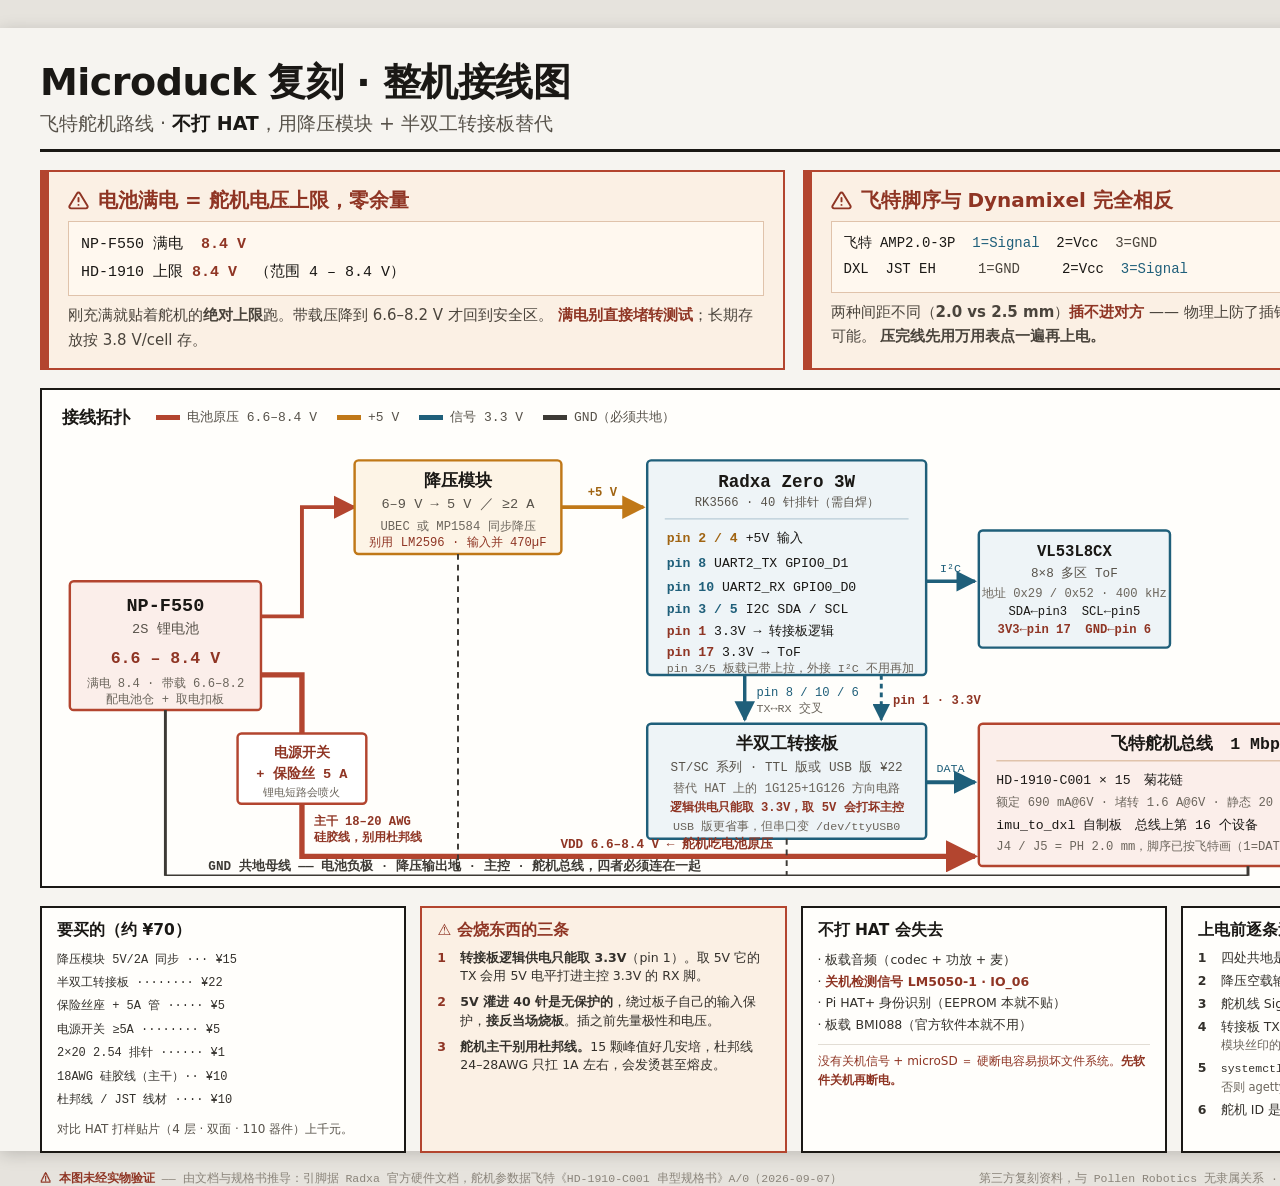
<file: docs/不打HAT-接线图.html>
<!doctype html>
<html lang="zh-CN">
<head>
<meta charset="utf-8">
<meta name="viewport" content="width=device-width, initial-scale=1">
<title>Microduck 复刻 · 不打 HAT 接线图</title>
<!--
  这是源文件：接线拓扑是内联 SVG，其余是 HTML。
  换模块、换脚位、改价格 —— 直接改这个文件，浏览器打开就是新图。
  配套说明：../docs/不打HAT.md
  打印：浏览器 Ctrl+P，纸张选 A3 横向，边距 0。
-->
<style>
  body { margin: 0; background: #e6e3dd; }
  .page { margin: 28px auto; box-shadow: 0 3px 16px rgba(0,0,0,.18); }
  a { color: #1f5f7a; } a:hover { color: #164659; }
  @media print {
    body { background: #fff; }
    .page { margin: 0; box-shadow: none; }
    @page { size: A3 landscape; margin: 0; }
  }
</style>
</head>
<body>
<div class="page" style="width: 1587px; height: 1123px; box-sizing: border-box; background: #f6f4f0; color: #1a1815; font-family: system-ui, -apple-system, 'PingFang SC', 'Microsoft YaHei', 'Noto Sans CJK SC', sans-serif; padding: 34px 40px 28px; display: flex; flex-direction: column; gap: 18px;">

  <!-- ═══ 标题 ═══ -->
  <div style="display: flex; align-items: flex-end; justify-content: space-between; border-bottom: 3px solid #1a1815; padding-bottom: 12px;">
    <div>
      <div style="font-size: 38px; font-weight: 700; letter-spacing: -0.5px; line-height: 1.1;">Microduck 复刻 · 整机接线图</div>
      <div style="font-size: 19px; color: #57524a; margin-top: 7px;">飞特舵机路线 · <strong style="color:#1a1815;">不打 HAT</strong>，用降压模块 + 半双工转接板替代</div>
    </div>
    <div style="text-align: right; font-family: ui-monospace, 'Cascadia Mono', Consolas, 'SF Mono', Menlo, monospace; font-size: 13px; color: #6b655c; line-height: 1.7;">
      主控 Radxa Zero 3W (RK3566)<br>
      舵机 飞特 HD-1910-C001 × 15<br>
      电池 NP-F550 2S
    </div>
  </div>

  <!-- ═══ 两条警告 ═══ -->
  <div style="display: grid; grid-template-columns: repeat(2, minmax(0, 1fr)); gap: 18px;">

    <div style="background: #fbf0e4; border: 2px solid #b3452f; border-left-width: 9px; padding: 15px 19px; display: flex; flex-direction: column; gap: 7px;">
      <div style="font-size: 20px; font-weight: 700; color: #8f3524; display: flex; align-items: center; gap: 9px;">
        <svg width="21" height="21" viewBox="0 0 24 24" fill="none" stroke="#8f3524" stroke-width="2.2" stroke-linecap="round" stroke-linejoin="round"><path d="M10.3 3.9 1.8 18a2 2 0 0 0 1.7 3h17a2 2 0 0 0 1.7-3L13.7 3.9a2 2 0 0 0-3.4 0Z"/><path d="M12 9v4"/><path d="M12 17h.01"/></svg>
        电池满电 = 舵机电压上限，零余量
      </div>
      <div style="font-family: ui-monospace, 'Cascadia Mono', Consolas, 'SF Mono', Menlo, monospace; font-size: 15px; line-height: 1.85; background: #fff8ef; border: 1px solid #e0c3ab; padding: 9px 12px;">
        NP-F550 满电 &nbsp;<strong style="color:#8f3524;">8.4 V</strong><br>
        HD-1910 上限 <strong style="color:#8f3524;">8.4 V</strong> &nbsp;（范围 4 – 8.4 V）
      </div>
      <div style="font-size: 15px; line-height: 1.65; color: #4a443c;">
        刚充满就贴着舵机的<strong>绝对上限</strong>跑。带载压降到 6.6–8.2 V 才回到安全区。
        <strong style="color:#8f3524;">满电别直接堵转测试</strong>；长期存放按 3.8 V/cell 存。
      </div>
    </div>

    <div style="background: #fbf0e4; border: 2px solid #b3452f; border-left-width: 9px; padding: 15px 19px; display: flex; flex-direction: column; gap: 7px;">
      <div style="font-size: 20px; font-weight: 700; color: #8f3524; display: flex; align-items: center; gap: 9px;">
        <svg width="21" height="21" viewBox="0 0 24 24" fill="none" stroke="#8f3524" stroke-width="2.2" stroke-linecap="round" stroke-linejoin="round"><path d="M10.3 3.9 1.8 18a2 2 0 0 0 1.7 3h17a2 2 0 0 0 1.7-3L13.7 3.9a2 2 0 0 0-3.4 0Z"/><path d="M12 9v4"/><path d="M12 17h.01"/></svg>
        飞特脚序与 Dynamixel 完全相反
      </div>
      <div style="font-family: ui-monospace, 'Cascadia Mono', Consolas, 'SF Mono', Menlo, monospace; font-size: 14px; line-height: 1.85; background: #fff8ef; border: 1px solid #e0c3ab; padding: 9px 12px;">
        飞特 AMP2.0-3P&nbsp;&nbsp;<span style="color:#1f5f7a;">1=Signal</span> &nbsp;2=Vcc &nbsp;<span style="color:#4a443c;">3=GND</span><br>
        DXL &nbsp;JST EH&nbsp;&nbsp;&nbsp;&nbsp;&nbsp;<span style="color:#4a443c;">1=GND</span> &nbsp;&nbsp;&nbsp;&nbsp;2=Vcc &nbsp;<span style="color:#1f5f7a;">3=Signal</span>
      </div>
      <div style="font-size: 15px; line-height: 1.65; color: #4a443c;">
        两种间距不同（<strong>2.0 vs 2.5 mm</strong>）<strong style="color:#8f3524;">插不进对方</strong> —— 物理上防了插错，只剩「自己压线时压反」这一种可能。
        <strong>压完线先用万用表点一遍再上电。</strong>
      </div>
    </div>
  </div>

  <!-- ═══ 主接线图 ═══ -->
  <div style="flex-grow: 1; background: #fffefb; border: 2px solid #1a1815; padding: 16px 20px 10px; display: flex; flex-direction: column;">

    <div style="display: flex; align-items: center; gap: 26px; margin-bottom: 6px;">
      <div style="font-size: 17px; font-weight: 700;">接线拓扑</div>
      <div style="display: flex; gap: 20px; font-family: ui-monospace, 'Cascadia Mono', Consolas, 'SF Mono', Menlo, monospace; font-size: 13px; color: #57524a;">
        <span style="display:flex; align-items:center; gap:7px;"><span style="width:24px; height:5px; background:#b3452f; display:inline-block;"></span>电池原压 6.6–8.4 V</span>
        <span style="display:flex; align-items:center; gap:7px;"><span style="width:24px; height:5px; background:#c07818; display:inline-block;"></span>+5 V</span>
        <span style="display:flex; align-items:center; gap:7px;"><span style="width:24px; height:5px; background:#1f5f7a; display:inline-block;"></span>信号 3.3 V</span>
        <span style="display:flex; align-items:center; gap:7px;"><span style="width:24px; height:5px; background:#3d3a35; display:inline-block;"></span>GND（必须共地）</span>
      </div>
    </div>

    <svg viewBox="0 0 1500 452" style="width: 100%; height: auto;" font-family="ui-monospace, 'Cascadia Mono', Consolas, 'SF Mono', Menlo, monospace">
      <defs>
        <marker id="ar" viewBox="0 0 10 10" refX="9" refY="5" markerWidth="6" markerHeight="6" orient="auto-start-reverse">
          <path d="M 0 0 L 10 5 L 0 10 z" fill="context-stroke"/>
        </marker>
      </defs>

      <!-- ── 电池 ── -->
      <rect x="8" y="150" width="196" height="132" rx="4" fill="#fbeeea" stroke="#b3452f" stroke-width="2.5"/>
      <text x="106" y="180" text-anchor="middle" font-size="19" font-weight="600" fill="#1a1815">NP-F550</text>
      <text x="106" y="203" text-anchor="middle" font-size="14" fill="#57524a">2S 锂电池</text>
      <text x="106" y="234" text-anchor="middle" font-size="17" font-weight="600" fill="#8f3524">6.6 – 8.4 V</text>
      <text x="106" y="258" text-anchor="middle" font-size="12.5" fill="#6b655c">满电 8.4 · 带载 6.6–8.2</text>
      <text x="106" y="275" text-anchor="middle" font-size="12.5" fill="#6b655c">配电池仓 + 取电扣板</text>

      <!-- 电池 → 降压 (5V 支路) -->
      <path d="M 204 186 H 246 V 74 H 300" stroke="#b3452f" stroke-width="4" fill="none" marker-end="url(#ar)"/>
      <!-- 电池 → 开关 → 保险丝 → 舵机总线 (原压直供) -->
      <path d="M 204 246 H 246 V 432 H 936" stroke="#b3452f" stroke-width="5.5" fill="none" marker-end="url(#ar)"/>
      <rect x="180" y="306" width="132" height="72" rx="4" fill="#fff" stroke="#b3452f" stroke-width="2.5"/>
      <text x="246" y="330" text-anchor="middle" font-size="14" font-weight="600" fill="#8f3524">电源开关</text>
      <text x="246" y="352" text-anchor="middle" font-size="14" font-weight="600" fill="#8f3524">+ 保险丝 5 A</text>
      <text x="246" y="370" text-anchor="middle" font-size="11.5" fill="#6b655c">锂电短路会喷火</text>
      <text x="258" y="400" font-size="12.5" font-weight="600" fill="#8f3524">主干 18–20 AWG</text>
      <text x="258" y="416" font-size="12.5" font-weight="600" fill="#8f3524">硅胶线，别用杜邦线</text>

      <!-- ── 降压模块 ── -->
      <rect x="300" y="26" width="212" height="96" rx="4" fill="#fdf4e6" stroke="#c07818" stroke-width="2.5"/>
      <text x="406" y="52" text-anchor="middle" font-size="17" font-weight="600" fill="#1a1815">降压模块</text>
      <text x="406" y="75" text-anchor="middle" font-size="14" fill="#57524a">6–9 V → 5 V ／ ≥2 A</text>
      <text x="406" y="97" text-anchor="middle" font-size="12.5" fill="#6b655c">UBEC 或 MP1584 同步降压</text>
      <text x="406" y="114" text-anchor="middle" font-size="12.5" fill="#8f3524">别用 LM2596 · 输入并 470µF</text>

      <!-- 降压 → Radxa 5V -->
      <path d="M 512 74 H 596" stroke="#c07818" stroke-width="4" fill="none" marker-end="url(#ar)"/>
      <text x="554" y="63" text-anchor="middle" font-size="12.5" font-weight="600" fill="#a06412">+5 V</text>

      <!-- ── Radxa ── -->
      <rect x="600" y="26" width="286" height="220" rx="4" fill="#eef4f7" stroke="#1f5f7a" stroke-width="2.5"/>
      <text x="743" y="53" text-anchor="middle" font-size="18" font-weight="600" fill="#1a1815">Radxa Zero 3W</text>
      <text x="743" y="73" text-anchor="middle" font-size="12.5" fill="#57524a">RK3566 · 40 针排针（需自焊）</text>
      <line x1="618" y1="86" x2="868" y2="86" stroke="#b9cdd7" stroke-width="1.5"/>

      <text x="620" y="110" font-size="13.5" fill="#1a1815"><tspan font-weight="600" fill="#a06412">pin 2 / 4</tspan>  +5V 输入</text>
      <text x="620" y="135" font-size="13.5" fill="#1a1815"><tspan font-weight="600" fill="#1f5f7a">pin 8</tspan>  UART2_TX  GPIO0_D1</text>
      <text x="620" y="160" font-size="13.5" fill="#1a1815"><tspan font-weight="600" fill="#1f5f7a">pin 10</tspan> UART2_RX  GPIO0_D0</text>
      <text x="620" y="183" font-size="13.5" fill="#1a1815"><tspan font-weight="600" fill="#1f5f7a">pin 3 / 5</tspan> I2C SDA / SCL</text>
      <text x="620" y="205" font-size="13.5" fill="#1a1815"><tspan font-weight="600" fill="#8f3524">pin 1</tspan>  3.3V → 转接板逻辑</text>
      <text x="620" y="227" font-size="13.5" fill="#1a1815"><tspan font-weight="600" fill="#8f3524">pin 17</tspan> 3.3V → ToF</text>
      <text x="620" y="243" font-size="12" fill="#6b655c">pin 3/5 板载已带上拉，外接 I²C 不用再加</text>

      <!-- Radxa → ToF -->
      <path d="M 886 150 H 936" stroke="#1f5f7a" stroke-width="3.5" fill="none" marker-end="url(#ar)"/>
      <text x="911" y="140" text-anchor="middle" font-size="12" fill="#1f5f7a">I²C</text>

      <!-- ── ToF ── -->
      <rect x="940" y="98" width="196" height="120" rx="4" fill="#eef4f7" stroke="#1f5f7a" stroke-width="2.5"/>
      <text x="1038" y="124" text-anchor="middle" font-size="16" font-weight="600" fill="#1a1815">VL53L8CX</text>
      <text x="1038" y="146" text-anchor="middle" font-size="13" fill="#57524a">8×8 多区 ToF</text>
      <text x="1038" y="166" text-anchor="middle" font-size="12.5" fill="#6b655c">地址 0x29 / 0x52 · 400 kHz</text>
      <text x="1038" y="185" text-anchor="middle" font-size="12.5" fill="#1a1815">SDA←pin3 &nbsp;SCL←pin5</text>
      <text x="1038" y="203" text-anchor="middle" font-size="12.5" font-weight="600" fill="#8f3524">3V3←pin 17 &nbsp;GND←pin 6</text>

      <!-- Radxa → 转接板：信号 + 3.3V 逻辑供电 -->
      <path d="M 700 246 V 292" stroke="#1f5f7a" stroke-width="3.5" fill="none" marker-end="url(#ar)"/>
      <text x="712" y="268" font-size="12.5" fill="#1f5f7a">pin 8 / 10 / 6</text>
      <text x="712" y="284" font-size="12" fill="#6b655c">TX↔RX 交叉</text>
      <path d="M 840 246 V 292" stroke="#1f5f7a" stroke-width="3" stroke-dasharray="5 4" fill="none" marker-end="url(#ar)"/>
      <text x="852" y="276" font-size="12.5" font-weight="600" fill="#8f3524">pin 1 · 3.3V</text>

      <!-- ── 半双工转接板 ── -->
      <rect x="600" y="296" width="286" height="118" rx="4" fill="#eef4f7" stroke="#1f5f7a" stroke-width="2.5"/>
      <text x="743" y="322" text-anchor="middle" font-size="17" font-weight="600" fill="#1a1815">半双工转接板</text>
      <text x="743" y="344" text-anchor="middle" font-size="13" fill="#57524a">ST/SC 系列 · TTL 版或 USB 版 ¥22</text>
      <text x="743" y="366" text-anchor="middle" font-size="12.5" fill="#6b655c">替代 HAT 上的 1G125+1G126 方向电路</text>
      <text x="743" y="386" text-anchor="middle" font-size="12.5" font-weight="600" fill="#8f3524">逻辑供电只能取 3.3V，取 5V 会打坏主控</text>
      <text x="743" y="405" text-anchor="middle" font-size="12" fill="#6b655c">USB 版更省事，但串口变 /dev/ttyUSB0</text>

      <!-- 转接板 → 总线 DATA -->
      <path d="M 886 356 H 936" stroke="#1f5f7a" stroke-width="4" fill="none" marker-end="url(#ar)"/>
      <text x="911" y="346" text-anchor="middle" font-size="12" fill="#1f5f7a">DATA</text>

      <text x="620" y="423" text-anchor="middle" font-size="13" font-weight="600" fill="#8f3524">VDD 6.6–8.4 V ← 舵机吃电池原压</text>

      <!-- ── 舵机总线 ── -->
      <rect x="940" y="296" width="552" height="146" rx="4" fill="#fbeeea" stroke="#b3452f" stroke-width="2.5"/>
      <text x="1216" y="322" text-anchor="middle" font-size="17" font-weight="600" fill="#1a1815">飞特舵机总线　1 Mbps 半双工单线</text>
      <line x1="958" y1="334" x2="1474" y2="334" stroke="#e0c3ab" stroke-width="1.5"/>
      <text x="958" y="358" font-size="13.5" fill="#1a1815">HD-1910-C001 × 15　菊花链</text>
      <text x="958" y="380" font-size="12.5" fill="#6b655c">额定 690 mA@6V · 堵转 1.6 A@6V · 静态 20 mA</text>
      <text x="958" y="404" font-size="13.5" fill="#1a1815">imu_to_dxl 自制板　总线上第 16 个设备</text>
      <text x="958" y="426" font-size="12.5" fill="#6b655c">J4 / J5 = PH 2.0 mm，脚序已按飞特画（1=DATA 2=VDD 3=GND）</text>

      <!-- GND 共地母线 -->
      <path d="M 106 282 V 452" stroke="#3d3a35" stroke-width="3" fill="none"/>
      <path d="M 106 452 H 1216" stroke="#3d3a35" stroke-width="3" fill="none"/>
      <path d="M 406 122 V 452" stroke="#3d3a35" stroke-width="2" stroke-dasharray="6 5" fill="none"/>
      <path d="M 743 414 V 452" stroke="#3d3a35" stroke-width="2" stroke-dasharray="6 5" fill="none"/>
      <path d="M 1216 442 V 452" stroke="#3d3a35" stroke-width="3" fill="none"/>
      <text x="150" y="446" font-size="13" font-weight="600" fill="#3d3a35">GND 共地母线 —— 电池负极 · 降压输出地 · 主控 · 舵机总线，四者必须连在一起</text>
    </svg>
  </div>

  <!-- ═══ 底部四栏 ═══ -->
  <div style="display: grid; grid-template-columns: repeat(4, minmax(0, 1fr)); gap: 14px;">

    <div style="background: #fffefb; border: 2px solid #1a1815; padding: 12px 15px;">
      <div style="font-size: 15.5px; font-weight: 700; margin-bottom: 8px;">要买的（约 ¥70）</div>
      <div style="font-family: ui-monospace, 'Cascadia Mono', Consolas, 'SF Mono', Menlo, monospace; font-size: 12px; line-height: 1.95; color: #33302b;">
        降压模块 5V/2A 同步 ··· ¥15<br>
        半双工转接板 ········ ¥22<br>
        保险丝座 + 5A 管 ····· ¥5<br>
        电源开关 ≥5A ········ ¥5<br>
        2×20 2.54 排针 ······ ¥1<br>
        18AWG 硅胶线（主干）·· ¥10<br>
        杜邦线 / JST 线材 ···· ¥10
      </div>
      <div style="font-size: 12px; color: #57524a; margin-top: 8px; line-height: 1.55;">
        对比 HAT 打样贴片（4 层 · 双面 · 110 器件）上千元。
      </div>
    </div>

    <div style="background: #fbf0e4; border: 2px solid #b3452f; padding: 12px 15px;">
      <div style="font-size: 15.5px; font-weight: 700; margin-bottom: 8px; color: #8f3524;">⚠ 会烧东西的三条</div>
      <div style="display: grid; grid-template-columns: 15px minmax(0, 1fr); gap: 7px 8px; font-size: 12.5px; line-height: 1.5; color: #33302b;">
        <strong style="color:#8f3524;">1</strong><span><strong>转接板逻辑供电只能取 3.3V</strong>（pin 1）。取 5V 它的 TX 会用 5V 电平打进主控 3.3V 的 RX 脚。</span>
        <strong style="color:#8f3524;">2</strong><span><strong>5V 灌进 40 针是无保护的</strong>，绕过板子自己的输入保护，<strong>接反当场烧板</strong>。插之前先量极性和电压。</span>
        <strong style="color:#8f3524;">3</strong><span><strong>舵机主干别用杜邦线。</strong>15 颗峰值好几安培，杜邦线 24–28AWG 只扛 1A 左右，会发烫甚至熔皮。</span>
      </div>
    </div>

    <div style="background: #fffefb; border: 2px solid #1a1815; padding: 12px 15px;">
      <div style="font-size: 15.5px; font-weight: 700; margin-bottom: 8px;">不打 HAT 会失去</div>
      <div style="font-size: 12.5px; line-height: 1.75; color: #33302b;">
        · 板载音频（codec + 功放 + 麦）<br>
        · <strong style="color:#8f3524;">关机检测信号 LM5050-1 · IO_06</strong><br>
        · Pi HAT+ 身份识别（EEPROM 本就不贴）<br>
        · 板载 BMI088（官方软件本就不用）
      </div>
      <div style="font-size: 12px; color: #8f3524; margin-top: 8px; line-height: 1.55; border-top: 1px solid #e2ddd4; padding-top: 7px;">
        没有关机信号 + microSD ＝ 硬断电容易损坏文件系统。<strong>先软件关机再断电。</strong>
      </div>
    </div>

    <div style="background: #fffefb; border: 2px solid #1a1815; padding: 12px 15px;">
      <div style="font-size: 15.5px; font-weight: 700; margin-bottom: 8px;">上电前逐条过</div>
      <div style="display: grid; grid-template-columns: 15px minmax(0, 1fr); gap: 5px 8px; font-size: 12.5px; line-height: 1.45; color: #33302b;">
        <strong>1</strong><span>四处共地是否连通（万用表通断档）</span>
        <strong>2</strong><span>降压空载输出 5.0 V ±0.2，<strong>极性</strong></span>
        <strong>3</strong><span>舵机线 Signal / Vcc / GND 是否压反</span>
        <strong>4</strong><span>转接板 TX / RX 是否交叉<br><span style="color:#6b655c; font-size:11.5px;">模块丝印的 RX 接主控的 TX</span></span>
        <strong>5</strong><span><span style="font-family: ui-monospace, 'Cascadia Mono', Consolas, 'SF Mono', Menlo, monospace; font-size: 11.5px;">systemctl mask serial-getty@ttyS2</span><br><span style="color:#6b655c; font-size:11.5px;">否则 agetty 占着串口，舵机不动</span></span>
        <strong>6</strong><span>舵机 ID 是否已用调试板逐个设好</span>
      </div>
    </div>
  </div>

  <div style="display: flex; justify-content: space-between; font-size: 11.5px; color: #8a847a; font-family: ui-monospace, 'Cascadia Mono', Consolas, 'SF Mono', Menlo, monospace;">
    <span><strong style="color:#8f3524;">⚠ 本图未经实物验证</strong> —— 由文档与规格书推导：引脚据 Radxa 官方硬件文档，舵机参数据飞特《HD-1910-C001 串型规格书》A/0（2026-09-07）</span>
    <span>第三方复刻资料，与 Pollen Robotics 无隶属关系 · github.com/fanhao375/microduck-replica</span>
  </div>

</div>
</body>
</html>
</file>
